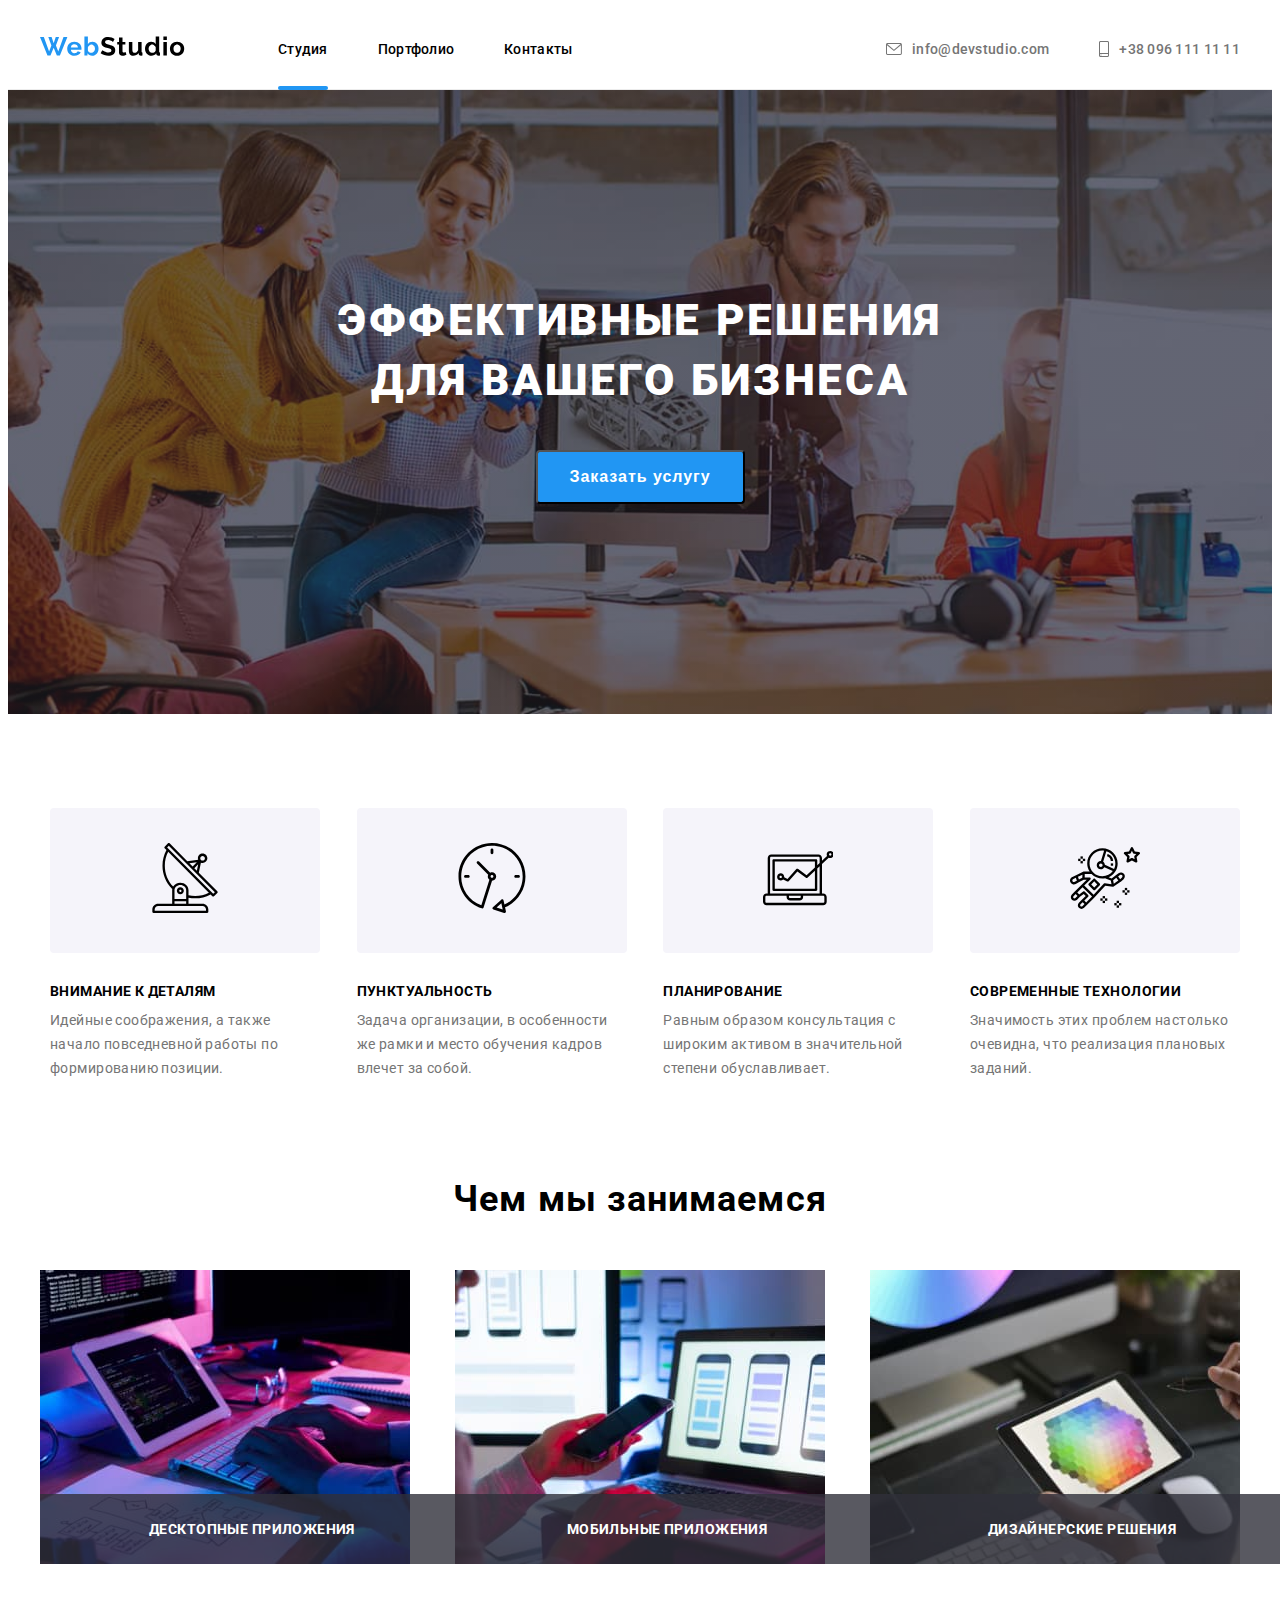
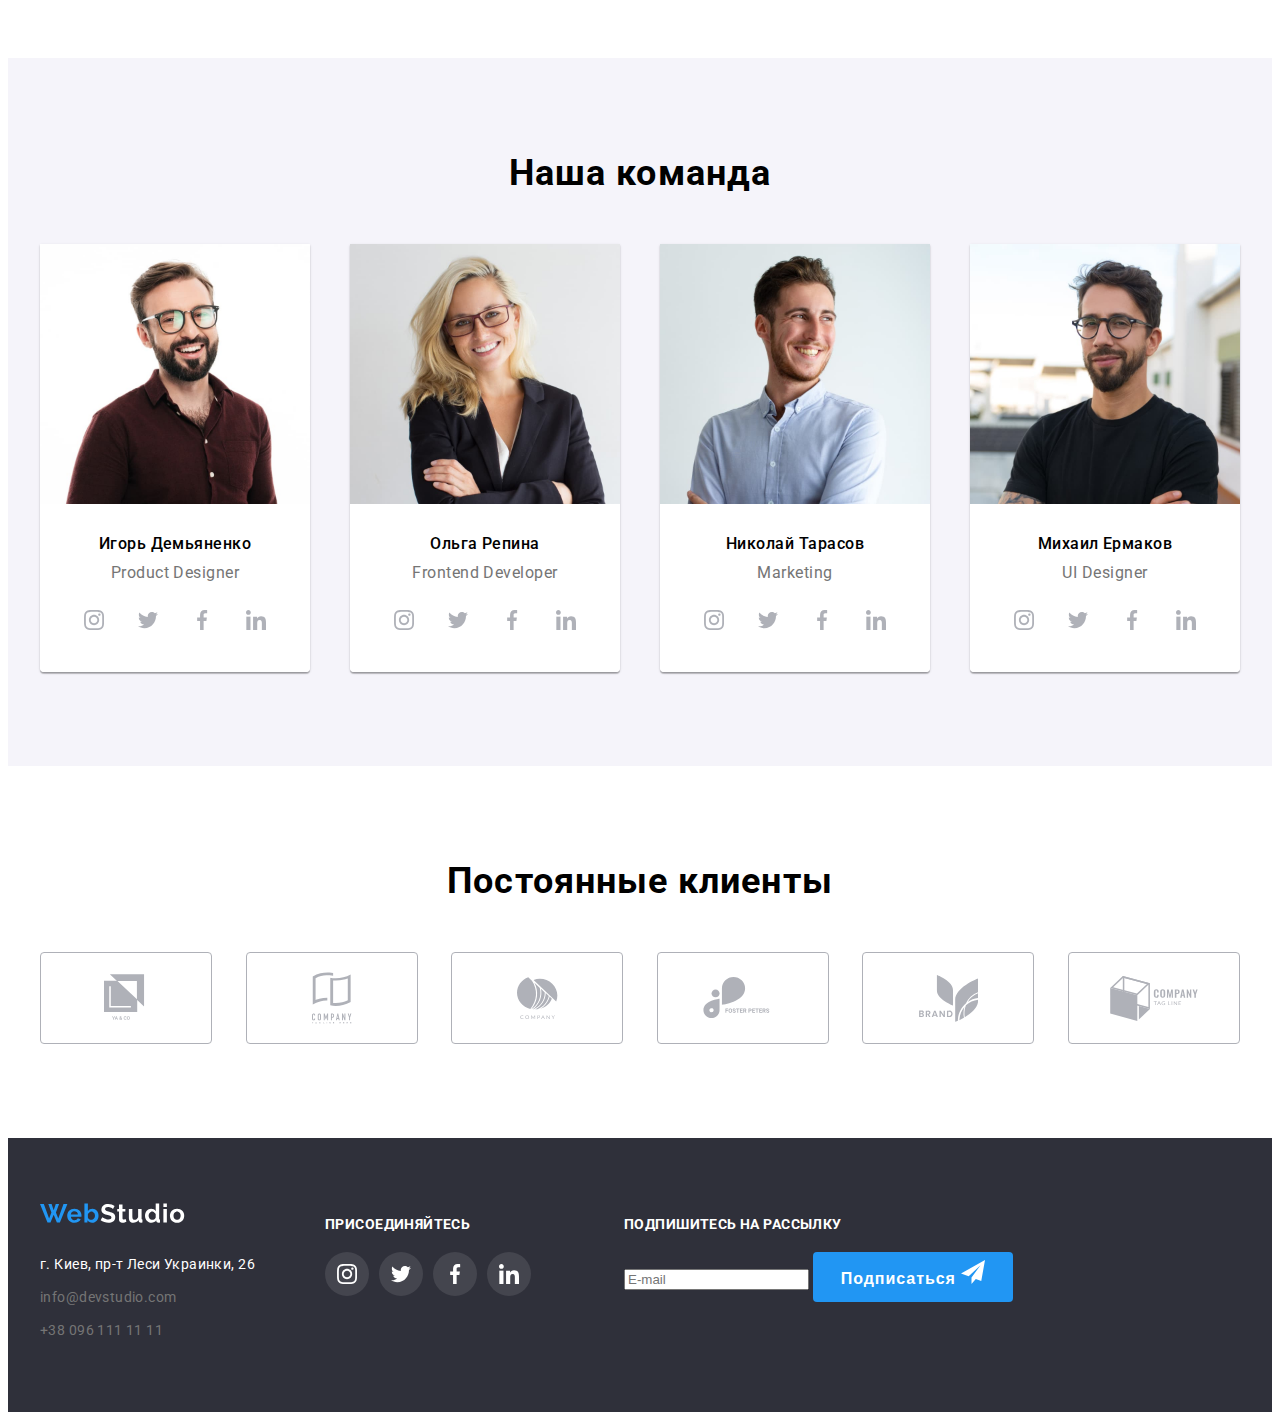
<file: index.html>
<!DOCTYPE html>
<html lang="ru">
<head>
    <meta charset="UTF-8">
    <meta name="viewport" content="width=device-width, initial-scale=1.0">
    <title>WebStudio</title>
    <link rel="stylesheet" href="https://cdnjs.cloudflare.com/ajax/libs/modern-normalize/1.0.0/modern-normalize.min.css"
        integrity="sha512-ISS7cAi1PEhQ8jnbJpJZMd29NlhNj4AWYyLOSp2CE/CsHxTCu+r+t0D2yoJudVrd0/8fTVPUVDzY5Tvli75u/g=="
        crossorigin="anonymous" />
    <link rel="preconnect" href="https://fonts.gstatic.com">
    <link
        href="https://fonts.googleapis.com/css2?family=Oleo+Script&family=Raleway:wght@700&family=Roboto:wght@500;700;900&display=swap"
        rel="stylesheet">
    <link rel="stylesheet" href="./css/styles.css">    
</head>
<body>
    <!--Header-->
    <header class="header">
        <div class="container">
        <nav class="navigation">
         <div>
          
            <a class="logo" href="./index.html">
              <svg class="header-logo">
              <use href="./images/sprite.svg#icon-webstudio-header"></use>
            </svg>
          </a>

         </div>
         <ul class="navigation-list">
            <li class="navigation-list-item list">
               <a class="navigation-list-link line link" 
               href="./index.html">Студия</a>
            </li>
            <li class="navigation-list-item list">
               <a class="navigation-list-link link" href="./portfolio.html">Портфолио</a>
            </li>
            <li class="navigation-list-item list">
               <a class="navigation-list-link link" href="#">Контакты</a>
            </li>
          </ul>
        </nav>
        <address class="address">
            <ul class="address-list list">
               <li class="addres-list-item">
                 <a class="header-mail link" href="mailto:info@devstudio.com">
                   <svg class="header-mail-icon">
                     <use href="./images/sprite.svg#icon-envelope"></use>
                   </svg>info@devstudio.com
                 </a>
               </li>
               <li class="addres-list-item">
                 <a class="header-tel link " href="tel:+380961111111">
                   <svg class="header-tel-icon">
                     <use href="./images/sprite.svg#icon-smartphone"></use>
                    </svg>+38 096 111 11 11</a>
               
                </li>
           </ul>
        </address> 
        </div>
    </header>
    <main>
    <!--Hero-->
            <section class="hero">
              <div class="container">
                <h1 class="hero-heading">Эффективные решения<br>для вашего бизнеса</h1>
                <button class="hero-button" type="button" data-modal-open>Заказать услугу</button>
              </div>
            </section>
    <!--Advantages-->
        <section class="advantages">
          <div class="container">
            <h2 hidden>Наши преймущества</h2>
                <ul class="advantages-list list">
                   <li class="advantages-list-item">
                    <div class="advanteges-box-icon">
                     <svg class="advanteges-icon">
                    <use href="./images/sprite.svg#icon-antenna">
                    </use>
                  </svg></div>
                       <h3 class="advantages-list-heading">Внимание к деталям</h3>
                       <p class="advantages-list-item-text">Идейные соображения, а также начало повседневной работы по формированию позиции.</p>
                  
                 </li>
                   <li class="advantages-list-item">
                      <div class="advanteges-box-icon">
                     <svg class="advanteges-icon">
                    <use href="./images/sprite.svg#icon-clock">
                    </use>
                  </svg></div>
                       <h3 class="advantages-list-heading">Пунктуальность</h3>
                       <p class="advantages-list-item-text">Задача организации, в особенности же рамки и место обучения кадров влечет за собой.</p>
                   
               </li>
                   <li class="advantages-list-item">
                      <div class="advanteges-box-icon">
                     <svg class="advanteges-icon">
                    <use href="./images/sprite.svg#icon-vector">
                    </use>
                  </svg></div>
                       <h3 class="advantages-list-heading">Планирование</h3>
                       <p class="advantages-list-item-text">Равным образом консультация с широким активом в значительной степени обуславливает.</p>
                  
                  </li>
                   <li class="advantages-list-item">
                      <div class="advanteges-box-icon">
                     <svg class="advanteges-icon">
                    <use href="./images/sprite.svg#icon-astronaut">
                    </use>
                  </svg></div>
                       <h3 class="advantages-list-heading">Современные технологии</h3>
                       <p class="advantages-list-item-text">Значимость этих проблем настолько очевидна, что реализация плановых заданий.</p>
                   
                </li>
               </ul>
          </div>
        </section>
    <!--Directions-->
        <section class="directions"> 
          <div class="container">
            <h2 class="title">Чем мы занимаемся</h2>
               <ul class="directions-list list">
                    <li class="directions-list-item">
                        <img class="directions-list-img" src="./images/1.jpg" alt="работа за клавиатурой" width="370" height="294">
                    <p class="directions-text">Десктопные приложения</p>
                      </li>
                    <li class="directions-list-item">
                        <img class="directions-list-img" src="./images/2.jpg" alt="работа с мобильного" width="370" height="294">
                   <p class="directions-text">Мобильные приложения</p>
                      </li>
                    <li class="directions-list-item">
                        <img class="directions-list-img" src="./images/3.jpg" alt="работа с планшета" width="370" height="294">
                   <p class="directions-text">Дизайнерские решения</p>
                      </li>
               </ul>
          </div>
        </section>    
    <!--Command-->
                <section class="command">
                  <div class="container">
                    <h2 class="title">Наша команда</h2>
                    <ul class="command-list list">
                      
                        <li class="command-list-item" >
                          <img class="command-photo" src="./images/igor.jpg" alt="Игорь Демьяненко" 
                            width="270" height="260">
                            <div class="command-info">
                               <h3 class="command-names">Игорь Демьяненко</h3>
                               <p class="command-position">Product Designer</p>
                              <ul class="social-links">
                                <li class="social-list-item list">
                                  <a class="social-list-link link" href="">
                                    <svg class="social-list-icon">
                                      <use href="./images/sprite.svg#icon-instagram"></use>
                                    </svg>
                                  </a>
                                </li>
                                <li class="social-list-item list">
                                  <a class="social-list-link link" href="">
                                    <svg class="social-list-icon">
                                      <use href="./images/sprite.svg#icon-twitter"></use>
                                    </svg>
                                  </a>
                                </li>
                                <li class="social-list-item list">
                                  <a class="social-list-link link" href="">
                                    <svg class="social-list-icon">
                                      <use href="./images/sprite.svg#icon-facebook"></use>
                                    </svg>
                                  </a>
                                </li>
                                <li class="social-list-item list">
                                  <a class="social-list-link link" href="">
                                    <svg class="social-list-icon">
                                      <use href="./images/sprite.svg#icon-linkedin"></use>
                                    </svg>
                                  </a>
                                </li>
                              </ul>
                            </div>
                        </li>
                       
                        <li class="command-list-item">
                          <img class="command-photo" src="./images/olha.jpg" alt="Ольга Репина" width="270" height="260">
                            <div class="command-info">
                               <h3 class="command-names">Ольга Репина</h3>
                               <p class="command-position">Frontend Developer</p>
                              <ul class="social-links">
                                <li class="social-list-item list">
                                  <a class="social-list-link link" href="">
                                    <svg class="social-list-icon">
                                      <use href="./images/sprite.svg#icon-instagram"></use>
                                    </svg>
                                  </a>
                                </li>
                                <li class="social-list-item list">
                                  <a class="social-list-link link" href="">
                                    <svg class="social-list-icon">
                                      <use href="./images/sprite.svg#icon-twitter"></use>
                                    </svg>
                                  </a>
                                </li>
                                <li class="social-list-item list">
                                  <a class="social-list-link link" href="">
                                    <svg class="social-list-icon">
                                      <use href="./images/sprite.svg#icon-facebook"></use>
                                    </svg>
                                  </a>
                                </li>
                                <li class="social-list-item list">
                                  <a class="social-list-link link" href="">
                                    <svg class="social-list-icon">
                                      <use href="./images/sprite.svg#icon-linkedin"></use>
                                    </svg>
                                  </a>
                                </li>
                              </ul>
                            </div>
                        </li>
                        
                        <li class="command-list-item" >
                          <img class="command-photo" src="./images/nik.jpg" alt="Николай Тарасов" width="270" height="260">
                            <div class="command-info">
                               <h3 class="command-names">Николай Тарасов</h3>
                               <p class="command-position">Marketing</p>
                              <ul class="social-links">
                                <li class="social-list-item list">
                                  <a class="social-list-link link" href="">
                                    <svg class="social-list-icon">
                                      <use href="./images/sprite.svg#icon-instagram"></use>
                                    </svg>
                                  </a>
                                </li>
                                <li class="social-list-item list">
                                  <a class="social-list-link link" href="">
                                    <svg class="social-list-icon">
                                      <use href="./images/sprite.svg#icon-twitter"></use>
                                    </svg>
                                  </a>
                                </li>
                                <li class="social-list-item list">
                                  <a class="social-list-link link" href="">
                                    <svg class="social-list-icon">
                                      <use href="./images/sprite.svg#icon-facebook"></use>
                                    </svg>
                                  </a>
                                </li>
                                <li class="social-list-item list">
                                  <a class="social-list-link link" href="">
                                    <svg class="social-list-icon">
                                      <use href="./images/sprite.svg#icon-linkedin"></use>
                                    </svg>
                                  </a>
                                </li>
                              </ul>
                            </div>
                        </li>
                        
                        <li class="command-list-item" >
                          <img class="command-photo" src="./images/misha.jpg" alt="Михаил Ермаков" width="270" height="260">
                            <div class="command-info">
                               <h3 class="command-names">Михаил Ермаков</h3>
                               <p class="command-position">UI Designer</p>
                              <ul class="social-links">
                                <li class="social-list-item list">
                                  <a class="social-list-link link" href="">
                                    <svg class="social-list-icon">
                                      <use href="./images/sprite.svg#icon-instagram"></use>
                                    </svg>
                                  </a>
                                </li>
                                <li class="social-list-item list">
                                  <a class="social-list-link link" href="">
                                    <svg class="social-list-icon">
                                      <use href="./images/sprite.svg#icon-twitter"></use>
                                    </svg>
                                  </a>
                                </li>
                                <li class="social-list-item list">
                                  <a class="social-list-link link" href="">
                                    <svg class="social-list-icon">
                                      <use href="./images/sprite.svg#icon-facebook"></use>
                                    </svg>
                                  </a>
                                </li>
                                <li class="social-list-item list">
                                  <a class="social-list-link link" href="">
                                    <svg class="social-list-icon">
                                      <use href="./images/sprite.svg#icon-linkedin"></use>
                                    </svg>
                                  </a>
                                </li>
                              </ul>
                            </div> 
                        </li>
                    </ul>
                  </div>
                </section>    
   <!--Clients-->     
   <section class="clients">
     <div class="container">
       <h2 class="title">Постоянные клиенты</h2>
       <ul class="clients-list list">
         <li class="clients-list-item">
           
           <a class="clients-links" href="">
             <div class="clients-box">
             <svg class="clients-logo" width="44.27" height="49.23">
               <use href="./images/sprite.svg#icon-logo-1"></use>
             </svg></div>
           </a>
           

         </li>
         <li class="clients-list-item">
           
           <a class="clients-links" href="">
             <div class="clients-box">
             <svg class="clients-logo" width="40" height="52">
               <use href="./images/sprite.svg#icon-logo-2"></use>
             </svg></div>
           </a>
         </li>
         <li class="clients-list-item">
          
           <a class="clients-links" href="">
             <div class="clients-box">
             <svg class="clients-logo" width="41" height="42.6">
               <use href="./images/sprite.svg#icon-logo-3"></use>
             </svg></div>
           </a>
         </li>
         <li class="clients-list-item">
           
           <a class="clients-links" href="">
             <div class="clients-box">
             <svg class="clients-logo" width="79.66" height="42.02">
               <use href="./images/sprite.svg#icon-logo-4"></use>
             </svg></div>
           </a>
         </li>
          <li class="clients-list-item">
            
            <a class="clients-links" href="">
              <div class="clients-box">
              <svg class="clients-logo" width="59" height="47">
                <use href="./images/sprite.svg#icon-logo-5"></use>
              </svg></div>
            </a>
          </li>
          <li class="clients-list-item">
            
            <a class="clients-links" href="">
              <div class="clients-box">
              <svg class="clients-logo" width="88.48" height="45.44">
                <use href="./images/sprite.svg#icon-logo-6"></use>
              </svg></div>
            </a>
          </li>
       </ul>
     </div>
   </section>          
  </main>

    <!--Footer-->  
  <footer class="footer">
        <div class="container">
          <div class="footer-box">
            <div class="footer-logo-link">
                <a class="footer-logo link" href="./index.html">
                    <svg class="footer-logo">
                        <use href="./images/sprite.svg#icon-webstudio-footer"></use>
                    </svg>
                </a>
            
            
                <ul class="footer-list list">
                    <li class="footer-list-item">
                        <a class="footer-address link" href="https://goo.gl/maps/x8yCk9mF4ue9fjj36" target="_blank">г. Киев,
                            пр-т Леси Украинки, 26</a>
                    </li>
                    <li class="footer-list-item">
                        <a class="footer-contacts link" href="mailto:info@devstudio.com">info@devstudio.com</a>
                    </li>
                    <li class="footer-list-item">
                        <a class="footer-contacts link" href="tel:+380961111111">+38 096 111 11 11</a>
                    </li>
                </ul></div>
                <div class="icon-item-box">
                <p class="watchword">присоединяйтесь</p>
                <ul class="footer-links">
                    <li class="icon-list-item list">
                        <a class="footer-list-link link" href="">
                            <svg class="footer-list-icon">
                                <use href="./images/sprite.svg#icon-instagram"></use>
                            </svg>
                        </a>
                    </li>
                    <li class="icon-list-item list">
                        <a class="footer-list-link link" href="">
                            <svg class="footer-list-icon">
                                <use href="./images/sprite.svg#icon-twitter"></use>
                            </svg>
                        </a>
                    </li>
                    <li class="icon-list-item list">
                        <a class="footer-list-link link" href="">
                            <svg class="footer-list-icon">
                                <use href="./images/sprite.svg#icon-facebook"></use>
                            </svg>
                        </a>
                    </li>
                    <li class="icon-list-item list">
                        <a class="footer-list-link link" href="">
                            <svg class="footer-list-icon">
                                <use href="./images/sprite.svg#icon-linkedin"></use>
                            </svg>
                        </a>
                    </li>
                </ul>
            </div>
            <form class="footer-form">
              <p class="footer-form-text">Подпишитесь на рассылку</p>
              <input type="email" name="email" id="email" placeholder="E-mail">
              <button type="submit" class="footer-form-btn">Подписаться
                <svg class="plane">
                  <use href="./images/sprite.svg#icon-plane"></use>
                </svg>
              </button>
            </form>
            </div>
        </div>
    
    </footer>

    <div class="backdrop is-hidden" data-modal>
      <div class="modal">
        <button type="button" class="close-btn" data-modal-close>
          <svg class="close">
          <use href="./images/sprite.svg#icon-close"></use>
          </svg>
        </button>
      </div>
    </div>
    <script src="./js/modal.js"></script>
</body>
</html>
</file>
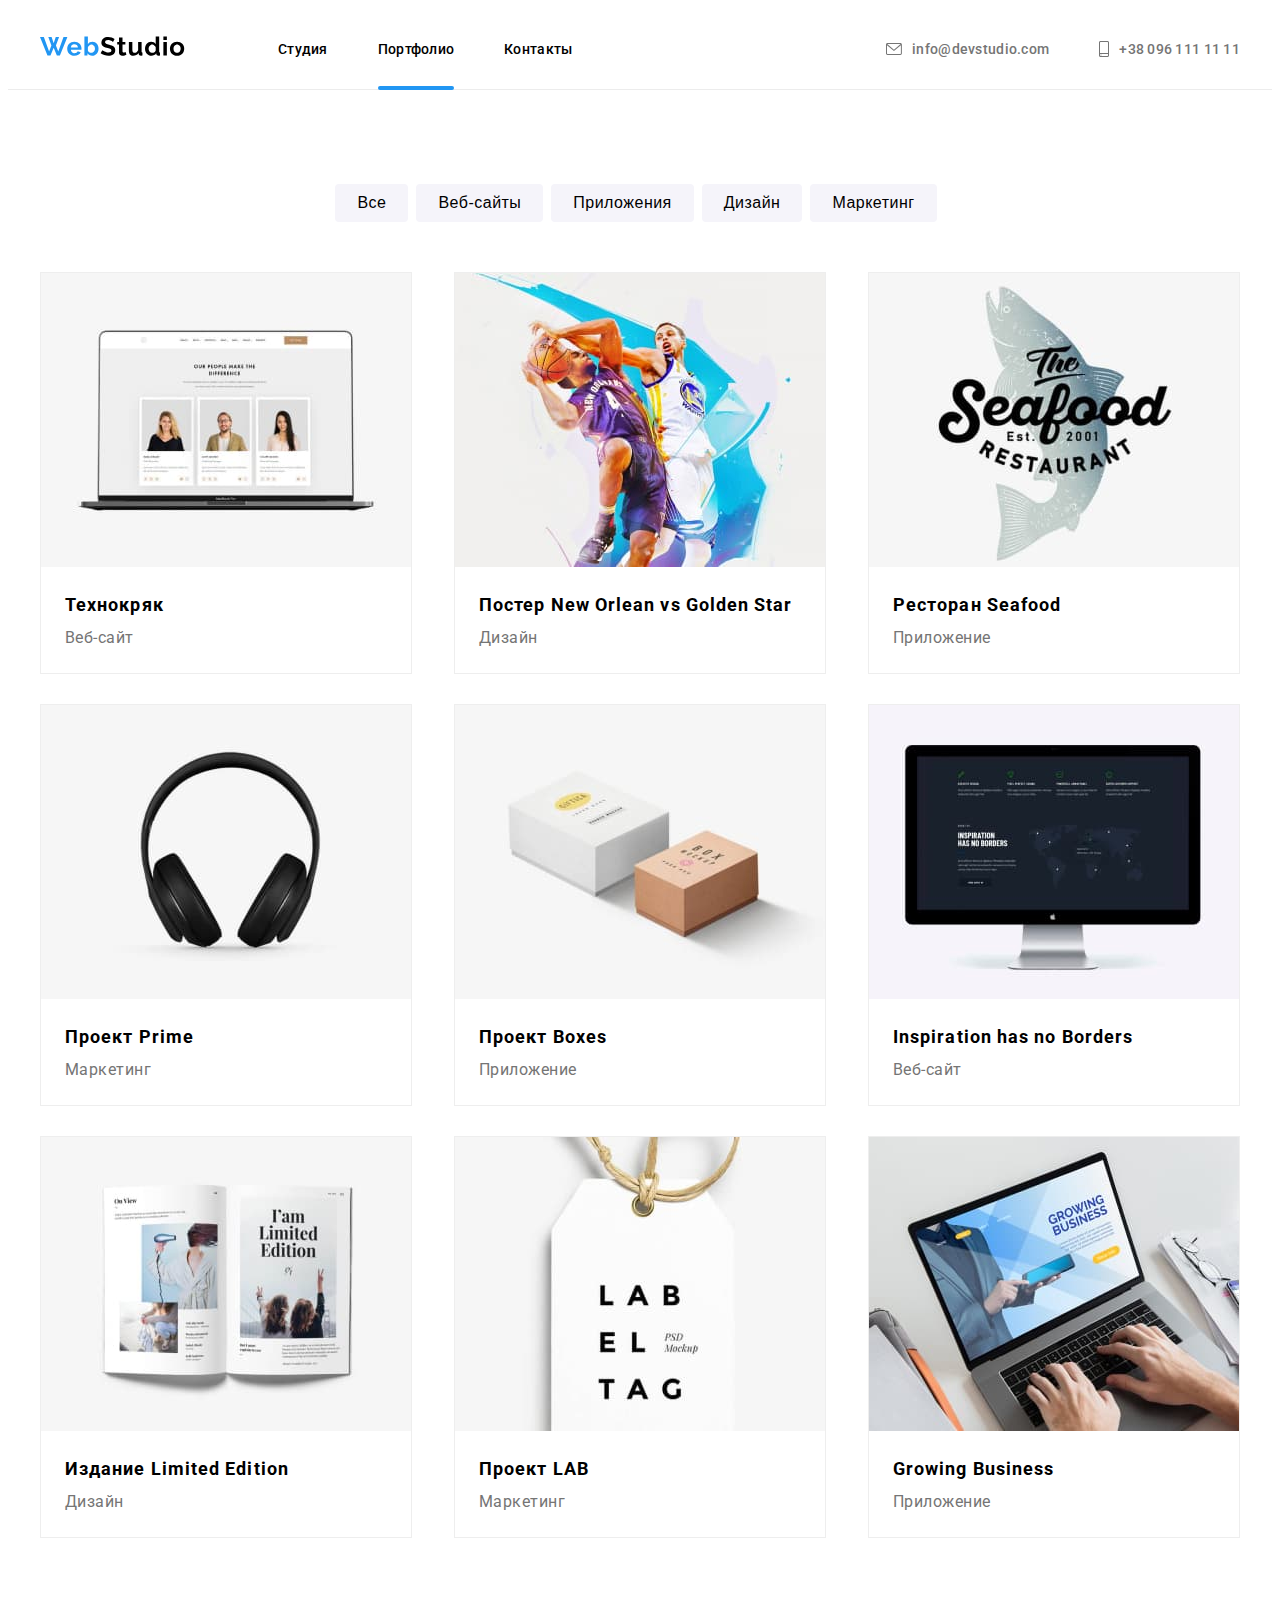
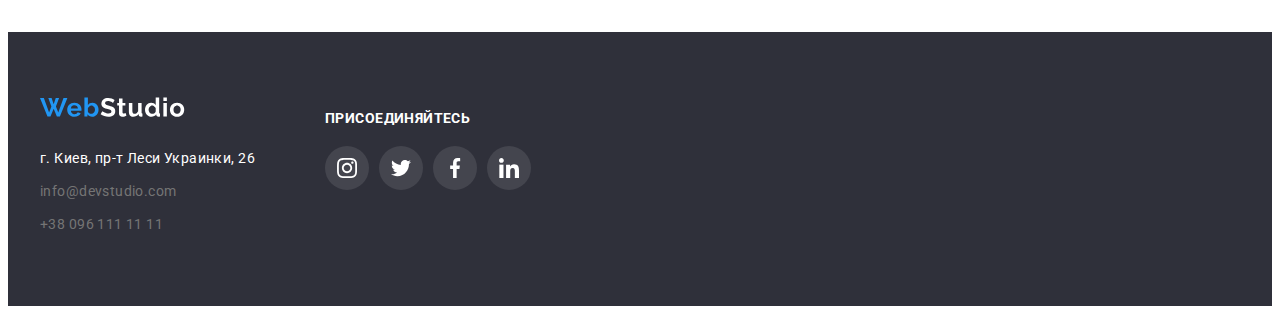
<file: portfolio.html>
<!DOCTYPE html>
<html lang="ru">
<head>
    <meta charset="UTF-8">
    <meta name="viewport" content="width=device-width, initial-scale=1.0">
    <title>Портфолио</title>
    <link rel="stylesheet" href="https://cdnjs.cloudflare.com/ajax/libs/modern-normalize/1.0.0/modern-normalize.min.css"
        integrity="sha512-ISS7cAi1PEhQ8jnbJpJZMd29NlhNj4AWYyLOSp2CE/CsHxTCu+r+t0D2yoJudVrd0/8fTVPUVDzY5Tvli75u/g=="
        crossorigin="anonymous" />
    <link rel="preconnect" href="https://fonts.gstatic.com">
    <link
        href="https://fonts.googleapis.com/css2?family=Oleo+Script&family=Raleway:wght@700&family=Roboto:wght@500;700;900&display=swap"
        rel="stylesheet">
        
    <link rel="stylesheet" href="./css/styles.css">    
</head>
<body>
<!--Header-->
<header class="header">
    <div class="container">
        <nav class="navigation">
            <div>
                
                <a class="logo" href="./index.html">
                    <svg class="header-logo">
                        <use href="./images/sprite.svg#icon-webstudio-header"></use>
                    </svg>
                </a>

            </div>
            <ul class="navigation-list">
                <li class="navigation-list-item list">
                    <a class="navigation-list-link link" href="./index.html">Студия</a>
                </li>
                <li class="navigation-list-item list">
                    <a class="navigation-list-link line link" href="./portfolio.html">Портфолио</a>
                </li>
                <li class="navigation-list-item list">
                    <a class="navigation-list-link link" href="#">Контакты</a>
                </li>
            </ul>
        </nav>
        <address class="address">
            <ul class="address-list list">
                <li class="addres-list-item">
                    <a class="header-mail link" href="mailto:info@devstudio.com">
                        <svg class="header-mail-icon">
                            <use href="./images/sprite.svg#icon-envelope"></use>
                        </svg>info@devstudio.com
                    </a>
                </li>
                <li class="addres-list-item">
                    <a class="header-tel link " href="tel:+380961111111">
                        <svg class="header-tel-icon">
                            <use href="./images/sprite.svg#icon-smartphone"></use>
                        </svg>+38 096 111 11 11</a>

                </li>
            </ul>
        </address>
    </div>
</header>

    <main>
       
     <h1 hidden>Портфолио</h1>
      <!--Button-->
      <section class="portfolio">
       <div class="container">
           
           <ul class="portfolio-list list">
               <li class="portfolio-list-item">
                   <button class="portfolio-list-btn" type="button">Все</button>
               </li>
               <li class="portfolio-list-item">
                   <button class="portfolio-list-btn" type="button">Веб-сайты</button>
               </li>
               <li class="portfolio-list-item">
                   <button class="portfolio-list-btn" type="button">Приложения</button>
               </li> 
               <li class="portfolio-list-item">
                   <button class="portfolio-list-btn" type="button">Дизайн</button>
               </li>
               <li class="portfolio-list-item">
                   <button class="portfolio-list-btn" type="button">Маркетинг</button>
               </li>  
           </ul>
        
        
    
    <!--Progects examples-->
    
     <ul class="examples list">
        <li class="examples-list">
            <a class="examples-link link" href="#">
                <div class="examples-list-img-wrapper">
                <img class="examples-list-img" src="./images/portfolio/tehnockryak.jpg" alt="Технокряк">
                  <p class="overlay">Технокряк это современная площадка распространения коронавируса. Компании используют эту платформу для цифрового
                шпионажа и атак на защищённые сервера конкурентов.</p>
                </div>
                <div class="card-content">
                <h2 class="examples-list-heading" >Технокряк</h2>
                <p class="examples-list-text" >Веб-сайт</p>
            </div>
            </a>
        </li>
        <li class="examples-list">
            <a class="examples-link link" href="#">
                <div class="examples-list-img-wrapper">
                <img class="examples-list-img" src="./images/portfolio/basketball.jpg" alt="Постер New Orlean vs Golden Star">
                  <p class="overlay">Технокряк это современная площадка распространения коронавируса. Компании используют эту платформу для цифрового
                шпионажа и атак на защищённые сервера конкурентов.</p>
                </div>
                <div class="card-content">
                <h2 class="examples-list-heading" >Постер New Orlean vs Golden Star</h2>
                <p class="examples-list-text" >Дизайн</p>
              </div> 
            </a>
        </li>
        <li class="examples-list">
            <a class="examples-link link" href="#"> 
                <div class="examples-list-img-wrapper">
                <img class="examples-list-img" src="./images/portfolio/restaurant.jpg" alt="Ресторан Seafood">
                  <p class="overlay">Технокряк это современная площадка распространения коронавируса. Компании используют эту платформу для цифрового
                шпионажа и атак на защищённые сервера конкурентов.</p> 
                </div>
                <div class="card-content">
                <h2 class="examples-list-heading" >Ресторан Seafood</h2>
                <p class="examples-list-text" >Приложение</p>
             </div>
            </a>
        </li>
        <li class="examples-list">
            <a class="examples-link link" href="#">
                <div class="examples-list-img-wrapper">
                <img class="examples-list-img" src="./images/portfolio/headphones.jpg" alt="Проект Prime">
                  <p class="overlay">Технокряк это современная площадка распространения коронавируса. Компании используют эту платформу для цифрового
                шпионажа и атак на защищённые сервера конкурентов.</p>
                </div>
                <div class="card-content">
                <h2 class="examples-list-heading" >Проект Prime</h2>
                <p class="examples-list-text" >Маркетинг</p>
             </div>
            </a>
        </li>
        <li class="examples-list">
            <a class="examples-link link" href="#">
                <div class="examples-list-img-wrapper">
               <img class="examples-list-img" src="./images/portfolio/box.jpg" alt="Проект Boxes">
                 <p class="overlay">Технокряк это современная площадка распространения коронавируса. Компании используют эту платформу для цифрового
                шпионажа и атак на защищённые сервера конкурентов.</p>
                </div>
               <div class="card-content">
               <h2 class="examples-list-heading" >Проект Boxes</h2>
               <p class="examples-list-text" >Приложение</p>
             </div>
            </a>
        </li>
        <li class="examples-list">
            <a class="examples-link link" href="#">
                <div class="examples-list-img-wrapper">
               <img class="examples-list-img" src="./images/portfolio/computer.jpg" alt="Inspiration has no Borders">
                 <p class="overlay">Технокряк это современная площадка распространения коронавируса. Компании используют эту платформу для цифрового
                шпионажа и атак на защищённые сервера конкурентов.</p>  
                </div>
               <div class="card-content">
               <h2 class="examples-list-heading" >Inspiration has no Borders</h2>
               <p class="examples-list-text" >Веб-сайт</p>
             </div> 
            </a>
        </li>
        <li class="examples-list">
            <a class="examples-link link" href="#">
                <div class="examples-list-img-wrapper">
               <img class="examples-list-img" src="./images/portfolio/book.jpg" alt="Издание Limited Edition">
                 <p class="overlay">Технокряк это современная площадка распространения коронавируса. Компании используют эту платформу для цифрового
                шпионажа и атак на защищённые сервера конкурентов.</p>
                </div>
               <div class="card-content">
               <h2 class="examples-list-heading" >Издание Limited Edition</h2>
               <p class="examples-list-text" >Дизайн</p>
             </div>
            </a>
        </li>
        <li class="examples-list">
            <a class="examples-link link" href="#">
                <div class="examples-list-img-wrapper">
               <img class="examples-list-img" src="./images/portfolio/tag.jpg" alt="Проект LAB">
                 <p class="overlay">Технокряк это современная площадка распространения коронавируса. Компании используют эту платформу для цифрового
                шпионажа и атак на защищённые сервера конкурентов.</p>
                </div>
               <div class="card-content">
               <h2 class="examples-list-heading" >Проект LAB</h2>
               <p class="examples-list-text" >Маркетинг</p>
             </div> 
            </a>
        </li>
        <li class="examples-list">
            <a class="examples-link link" href="#">
                <div class="examples-list-img-wrapper">
               <img class="examples-list-img" src="./images/portfolio/notebook.jpg" alt="Growing Business">
                 <p class="overlay">Технокряк это современная площадка распространения коронавируса. Компании используют эту платформу для цифрового
                шпионажа и атак на защищённые сервера конкурентов.</p>
                </div>
               <div class="card-content">
               <h2 class="examples-list-heading" >Growing Business</h2>
               <p class="examples-list-text" >Приложение</p>
             </div>
            </a>
        </li>
        
     </ul> 
    </div>
    </section>
    </main>
  <!--Footer-->
    <footer class="footer">
        <div class="container">
            <div class="footer-box">
                <div class="footer-logo-link">
                    <a class="footer-logo link" href="./index.html">
                        <svg class="footer-logo">
                            <use href="./images/sprite.svg#icon-webstudio-footer"></use>
                        </svg>
                    </a>
    
    
                    <ul class="footer-list list">
                        <li class="footer-list-item">
                            <a class="footer-address link" href="https://goo.gl/maps/x8yCk9mF4ue9fjj36" target="_blank">г.
                                Киев,
                                пр-т Леси Украинки, 26</a>
                        </li>
                        <li class="footer-list-item">
                            <a class="footer-contacts link" href="mailto:info@devstudio.com">info@devstudio.com</a>
                        </li>
                        <li class="footer-list-item">
                            <a class="footer-contacts link" href="tel:+380961111111">+38 096 111 11 11</a>
                        </li>
                    </ul>
                </div>
                <div class="icon-item-box">
                    <p class="watchword">присоединяйтесь</p>
                    <ul class="footer-links">
                        <li class="icon-list-item list">
                            <a class="footer-list-link link" href="">
                                <svg class="footer-list-icon">
                                    <use href="./images/sprite.svg#icon-instagram"></use>
                                </svg>
                            </a>
                        </li>
                        <li class="icon-list-item list">
                            <a class="footer-list-link link" href="">
                                <svg class="footer-list-icon">
                                    <use href="./images/sprite.svg#icon-twitter"></use>
                                </svg>
                            </a>
                        </li>
                        <li class="icon-list-item list">
                            <a class="footer-list-link link" href="">
                                <svg class="footer-list-icon">
                                    <use href="./images/sprite.svg#icon-facebook"></use>
                                </svg>
                            </a>
                        </li>
                        <li class="icon-list-item list">
                            <a class="footer-list-link link" href="">
                                <svg class="footer-list-icon">
                                    <use href="./images/sprite.svg#icon-linkedin"></use>
                                </svg>
                            </a>
                        </li>
                    </ul>
                </div>
            </div>
        </div>
    
    </footer>
</body>
</html>
</file>
<file: css/styles.css>
:root {
  --accent-color: #2196f3;
  --accent-color-text: #000000;
  --second-color-text: #757575;
  --third-color-text: #ffff;
  --main-font: "Roboto", sans-serif;
  --second-font: "Raleway", sans-serif;
  --third-font: "Oleo Script", cursive;
}
body {
  font-family: var(--main-font);
}
.list {
  list-style: none;
}
.link {
  text-decoration: none;
}
h1,
h2,
h3,
h4,
h5,
h6 {
  margin: 0;
}
ul,
ol {
  margin: 0;
  padding: 0;
}
p {
  margin: 0;
}
img {
  display: block;
}
.navigation-list-link:hover,
.navigation-list-link:focus,
.header-tel:hover,
.header-tel:focus,
.header-mail:hover,
.header-mail:focus {
  color: var(--accent-color);
}
.container {
  width: 1200px;
  margin: 0 auto;
  padding: 0 15px;
}
.title {
  font-size: 36px;
  font-weight: 700;
  line-height: 1.167;
  letter-spacing: 0.03em;
  text-align: center;
  color: var(--accent-color-text);
  margin-bottom: 50px;
}

/*===========Header===========*/
.header {
  display: flex;
  align-items: center;
  padding-top: 23px;
  padding-bottom: 23px;
  border-bottom: 1px solid #ececec;
}
.header-logo {
  width: 145px;
  height: 31px;
}
.navigation {
  display: flex;
  align-items: center;
}
.navigation-list {
  display: flex;
  align-items: center;
}
.address-list {
  display: flex;
  align-items: center;
}
.header .logo {
  margin-right: 93px;
}
.navigation-list-item:not(:last-child),
.addres-list-item:not(:last-child) {
  margin-right: 50px;
}
.header .address {
  margin-left: auto;
}
.header .container {
  display: flex;
  align-items: center;
}

.navigation-list-link {
  font-size: 14px;
  font-weight: 500;
  line-height: 1.143;
  letter-spacing: 0.02em;
  text-align: left;
  color: var(--accent-color-text);
  text-decoration: none;
  transition: 250ms cubic-bezier(0.4, 0, 0.2, 1);
}
.navigation-list-item {
  position: relative;
}
.line::after {
  content: "";
  position: absolute;
  left: 0;
  bottom: -32px;
  display: block;
  width: 100%;
  height: 4px;
  border-radius: 4px;
  background-color: var(--accent-color);
}
.header-tel,
.header-mail {
  font-size: 14px;
  font-weight: 500;
  line-height: 1.143;
  letter-spacing: 0.02em;
  text-align: left;
  color: var(--second-color-text);
  text-decoration: none;
  display: flex;
  align-items: center;
  transition: 250ms cubic-bezier(0.4, 0, 0.2, 1);
}

.header-mail-icon {
  width: 16px;
  height: 12px;
  margin-right: 10px;
  fill: currentColor;
}
.header-tel-icon {
  width: 10px;
  height: 16px;
  margin-right: 10px;
  fill: currentColor;
}
.address {
  font-style: normal;
}

/*=========== End Header===========*/
/*===========Hero===========*/
.hero {
  background-image: linear-gradient(
      rgba(47, 48, 58, 0.4),
      rgba(47, 48, 58, 0.4)
    ),
    url(../images/hero-img.jpg);
  background-repeat: no-repeat;
  background-position: center;
  background-size: cover;
  text-align: center;
  padding-bottom: 210px;
  background-color: #2f303a;
}
.hero-heading {
  font-size: 44px;
  font-weight: 900;
  line-height: 1.367;
  letter-spacing: 0.06em;
  text-transform: uppercase;
  text-align: center;
  color: var(--third-color-text);
  margin-bottom: 40px;
  padding-top: 200px;
}
.hero-button {
  font-size: 16px;
  font-weight: 700;
  line-height: 1.875;
  letter-spacing: 0.06em;
  background: var(--accent-color);
  color: var(--third-color-text);
  min-width: 200px;
  border-radius: 4px;
  cursor: pointer;
  padding: 10px 32px;
  transition: 250ms cubic-bezier(0.4, 0, 0.2, 1);
}
.hero-button:hover,
.hero-button:focus {
  background-color: var(--third-color-text);
  color: var(--accent-color);
}
/*===========End Hero===========*/
/*===========Advantages===========*/
.advantages {
  padding-top: 94px;
  justify-content: flex-start;
}
.advantages-list {
  display: flex;
  text-align: center;
  justify-content: space-between;
}
.advantages-list-item {
  padding-left: 10px;
}

.advantages-list-heading {
  font-size: 14px;
  font-weight: 700;
  line-height: 1.143;
  letter-spacing: 0.03em;
  text-align: left;
  text-transform: uppercase;
  color: var(--accent-color-text);
  padding-bottom: 10px;
}
.advantages-list-item-text {
  font-size: 14px;
  font-weight: 400;
  line-height: 1.714;
  letter-spacing: 0.03em;
  text-align: left;
  color: var(--second-color-text);
  width: 270px;
  height: 75px;
}
.advanteges-icon {
  width: 70px;
  height: 70px;
  margin-bottom: 30px;
}
.advanteges-box-icon {
  display: flex;
  align-items: center;
  justify-content: center;
  width: 270px;
  height: 120px;
  background-color: #f5f4fa;
  padding-top: 25px;
  border-radius: 4px;
  margin-bottom: 30px;
}
.advanteges-box-icon:not(:first-child) {
  margin-left: 30px;
}
/*===========End Advantages===========*/
/*===========Directions===========*/
.directions {
  padding-bottom: 94px;
  padding-top: 94px;
}
.directions-list {
  display: flex;
  justify-content: space-between;
}
.directions-list-item {
  position: relative;
}
.directions-text {
  font-size: 14px;
  font-weight: 700;
  line-height: 16px;
  letter-spacing: 0.03em;
  text-align: center;
  text-transform: uppercase;
  color: var(--third-color-text);
  background-color: rgba(47, 48, 58, 0.8);
  position: absolute;
  padding: 27px;
  min-width: 370px;
  bottom: 0;
}
/*===========End Directions===========*/
/*===========Command===========*/
.command {
  background-color: #f5f4fa;
  padding-bottom: 94px;
  padding-top: 94px;
}

.command-list-item {
  box-sizing: border-box;
  border-radius: 0px 0px 4px 4px;
  box-shadow: 0px 2px 1px 0px rgba(0, 0, 0, 0.2),
    0px 1px 1px 0px rgba(0, 0, 0, 0.14), 0px 1px 3px 0px rgba(0, 0, 0, 0.12);
}
.command-photo {
  height: 260px;
  width: 270px;
  align-items: flex-start;
}
.command-list {
  display: flex;
  justify-content: space-between;
}
.command-info {
  padding-top: 30px;
  padding-bottom: 30px;
  background-color: #ffff;
  border-radius: 0px 0px 4px 4px;
}

.command-names {
  font-size: 16px;
  font-weight: 500;
  line-height: 1.188;
  letter-spacing: 0.03em;
  color: var(--accent-color-text);
  text-align: center;
  margin-bottom: 10px;
}
.command-position {
  font-size: 16px;
  font-weight: 400;
  line-height: 1.188;
  letter-spacing: 0.03em;
  color: var(--second-color-text);
  text-align: center;
  margin-bottom: 16px;
}
.social-list-link {
  display: flex;
  justify-content: center;
  align-items: center;
  border-radius: 50%;
  width: 44px;
  height: 44px;
  background-color: #ffff;
  fill: #afb1b8;
  transition: 250ms cubic-bezier(0.4, 0, 0.2, 1);
}
.social-links {
  display: flex;
  justify-content: space-between;
  padding-left: 32px;
  padding-right: 32px;
}
.social-list-icon {
  width: 20px;
  height: 20px;
}
.social-list-link:focus,
.social-list-link:hover {
  background-color: var(--accent-color);
  fill: var(--third-color-text);
}

/*===========End Command===========*/
/*===========Clients===========*/
.clients {
  padding-top: 94px;
  padding-bottom: 94px;
}
.clients-list-item:focus,
.clients-list-item:hover,
.clients-box:focus,
.clients-box:hover {
  fill: var(--accent-color);
  background-color: var(--third-color-text);
  border-color: var(--accent-color);
}
.clients-list {
  display: flex;
  align-items: center;
  justify-content: space-between;
}

.clients-box {
  display: flex;
  align-items: center;
  justify-content: center;
  width: 170px;
  height: 90px;
  transition: 250ms cubic-bezier(0.4, 0, 0.2, 1);
}
.clients-list-item {
  box-sizing: border-box;
  border: 1px solid #afb1b8;
  border-radius: 4px;
  transition: 250ms cubic-bezier(0.4, 0, 0.2, 1);
}
.clients-links {
  fill: #afb1b8;
}
/*===========End Clients===========*/
/*===========Footer===========*/
.footer {
  background-color: #2f303a;
  padding-top: 60px;
  padding-bottom: 60px;
}
.footer-list-item {
  margin-bottom: 9px;
}
.footer-logo {
  width: 145px;
  height: 31px;
}
.footer-address {
  font-size: 14px;
  font-weight: 400;
  line-height: 1.714;
  letter-spacing: 0.03em;
  text-align: left;
  color: var(--third-color-text);
}

.footer-contacts {
  font-size: 14px;
  font-weight: 400;
  line-height: 1.714;
  letter-spacing: 0.03em;
  text-align: left;
  color: var(--second-color-text);
}
.footer-list-link {
  display: flex;
  justify-content: center;
  align-items: center;
  border-radius: 50%;
  width: 44px;
  height: 44px;
  background-color: rgba(255, 255, 255, 0.1);
  fill: #ffff;
  transition: 250ms cubic-bezier(0.4, 0, 0.2, 1);
}
.footer-links {
  display: flex;
  justify-content: space-between;
  align-items: flex-start;
}
.footer-list-icon {
  width: 20px;
  height: 20px;
}
.footer-list-link:focus,
.footer-list-link:hover {
  background-color: var(--accent-color);
  fill: var(--third-color-text);
}
.footer-box {
  display: flex;
  justify-content: flex-start;
  align-items: baseline;
}
.footer-list {
  margin-right: 70px;
  padding-top: 20px;
}
.icon-list-item:not(:first-child) {
  padding-left: 10px;
}
.watchword {
  font-size: 14px;
  font-weight: 700;
  line-height: 16px;
  letter-spacing: 0.03em;
  text-align: left;
  color: var(--third-color-text);
  padding-bottom: 20px;
  text-transform: uppercase;
}
.footer-form {
  margin-left: 93px;
}
.footer-form-text {
  font-size: 14px;
  font-weight: 700;
  line-height: 16px;
  letter-spacing: 0.03em;
  text-align: left;
  text-transform: uppercase;
  color: var(--third-color-text);
  padding-bottom: 20px;
}
.footer-form-btn {
  font-size: 16px;
  font-weight: 700;
  line-height: 30px;
  letter-spacing: 0.06em;
  text-align: center;

  width: 200px;
  height: 50px;
  background-color: var(--accent-color);
  color: var(--third-color-text);
  border-radius: 4px;
  border: none;
}
.plane {
  width: 24px;
  height: 24px;
  fill: var(--third-color-text);
}
/*===========End Footer===========*/
/*===========Button===========*/
.portfolio-list-btn:focus,
.portfolio-list-btn:hover {
  background-color: var(--accent-color);
  color: var(--third-color-text);
}
.portfolio {
  padding-top: 94px;
  margin-bottom: 94px;
}
.portfolio-list {
  display: flex;
  text-align: center;

  margin-bottom: 50px;
  justify-content: center;
}
.portfolio-list-btn {
  font-size: 16px;
  font-weight: 500;
  line-height: 1.625;
  letter-spacing: 0.03em;
  text-align: center;
  color: var(--accent-color-text);
  margin-right: 8px;
  min-height: 38px;
  border-radius: 4px;
  background-color: #f5f4fa;
  padding: 6px 22px;
  border: none;
  transition: 250ms cubic-bezier(0.4, 0, 0.2, 1);
}
/*===========End Button===========*/
/*===========Progects examples===========*/
.examples {
  display: flex;
  flex-wrap: wrap;
  justify-content: space-between;
}
.examples-list-img {
  height: 294px;
  width: 370px;
}
.examples-list {
  border: 1px solid #eeeeee;
  margin-bottom: 30px;
}
.examples-list:nth-child(n + 7) {
  margin-bottom: 0;
}
.examples-link:hover,
.examples-link:focus {
  box-shadow: 1px 4px 6px 0px rgba(0, 0, 0, 0.16),
    0px 4px 4px 0px rgba(0, 0, 0, 0.06), 0px 1px 1px 0px rgba(0, 0, 0, 0.12);
}
.examples-link {
  display: block;
  transition: 250ms cubic-bezier(0.4, 0, 0.2, 1);
}
.card-content {
  padding: 20px 24px;
}
.examples-list-heading {
  font-size: 18px;
  font-weight: 700;
  line-height: 2;
  letter-spacing: 0.06em;
  text-align: left;
  color: var(--accent-color-text);
}
.examples-list-text {
  font-size: 16px;
  font-weight: 400;
  line-height: 1.875;
  letter-spacing: 0.03em;
  text-align: left;
  color: var(--second-color-text);
}
.examples-list-img-wrapper {
  position: relative;
  overflow: hidden;
}
.overlay {
  font-size: 18px;
  font-weight: 400;
  line-height: 28px;
  letter-spacing: 0.03em;
  text-align: left;
  color: rgba(255, 255, 255, 1);
  position: absolute;
  top: 0;
  left: 0;
  width: 100%;
  height: 100%;
  background-color: rgba(33, 150, 243, 0.9);
  padding: 63px 24px;

  transition: 250ms cubic-bezier(0.4, 0, 0.2, 1);
  transform: translateY(100%);
}
.examples-link:hover .overlay,
.examples-link:focus .overlay {
  transform: translateY(0);
}
/*===========End Progects examples===========*/
/*===========Backdrop===========*/
.backdrop {
  position: fixed;
  left: 0;
  top: 0;
  z-index: 100;
  width: 100%;
  height: 100%;
  background-color: rgba(0, 0, 0, 0.2);

  transition: 250ms cubic-bezier(0.4, 0, 0.2, 1);
}
.backdrop.is-hidden {
  transition: 250ms cubic-bezier(0.4, 0, 0.2, 1);
}
.close-btn {
  position: absolute;
  top: 8px;
  right: 8px;
  width: 30px;
  height: 30px;
  background-color: #fff;
  border: 1px solid rgba(0, 0, 0, 0.1);
  border-radius: 50%;
  cursor: pointer;
  display: flex;
  align-items: center;
}
.close {
  width: 18px;
  height: 18px;
}
.is-hidden {
  opacity: 0;
  visibility: hidden;
  pointer-events: none;
}
.modal {
  position: absolute;
  top: 50%;
  left: 50%;
  transform: translate(-50%, -50%) scale(1);
  width: 528px;
  min-height: 581px;
  background-color: #fff;

  transition: 250ms cubic-bezier(0.4, 0, 0.2, 1);
}
/*===========End Backdrop===========*/
</file>
